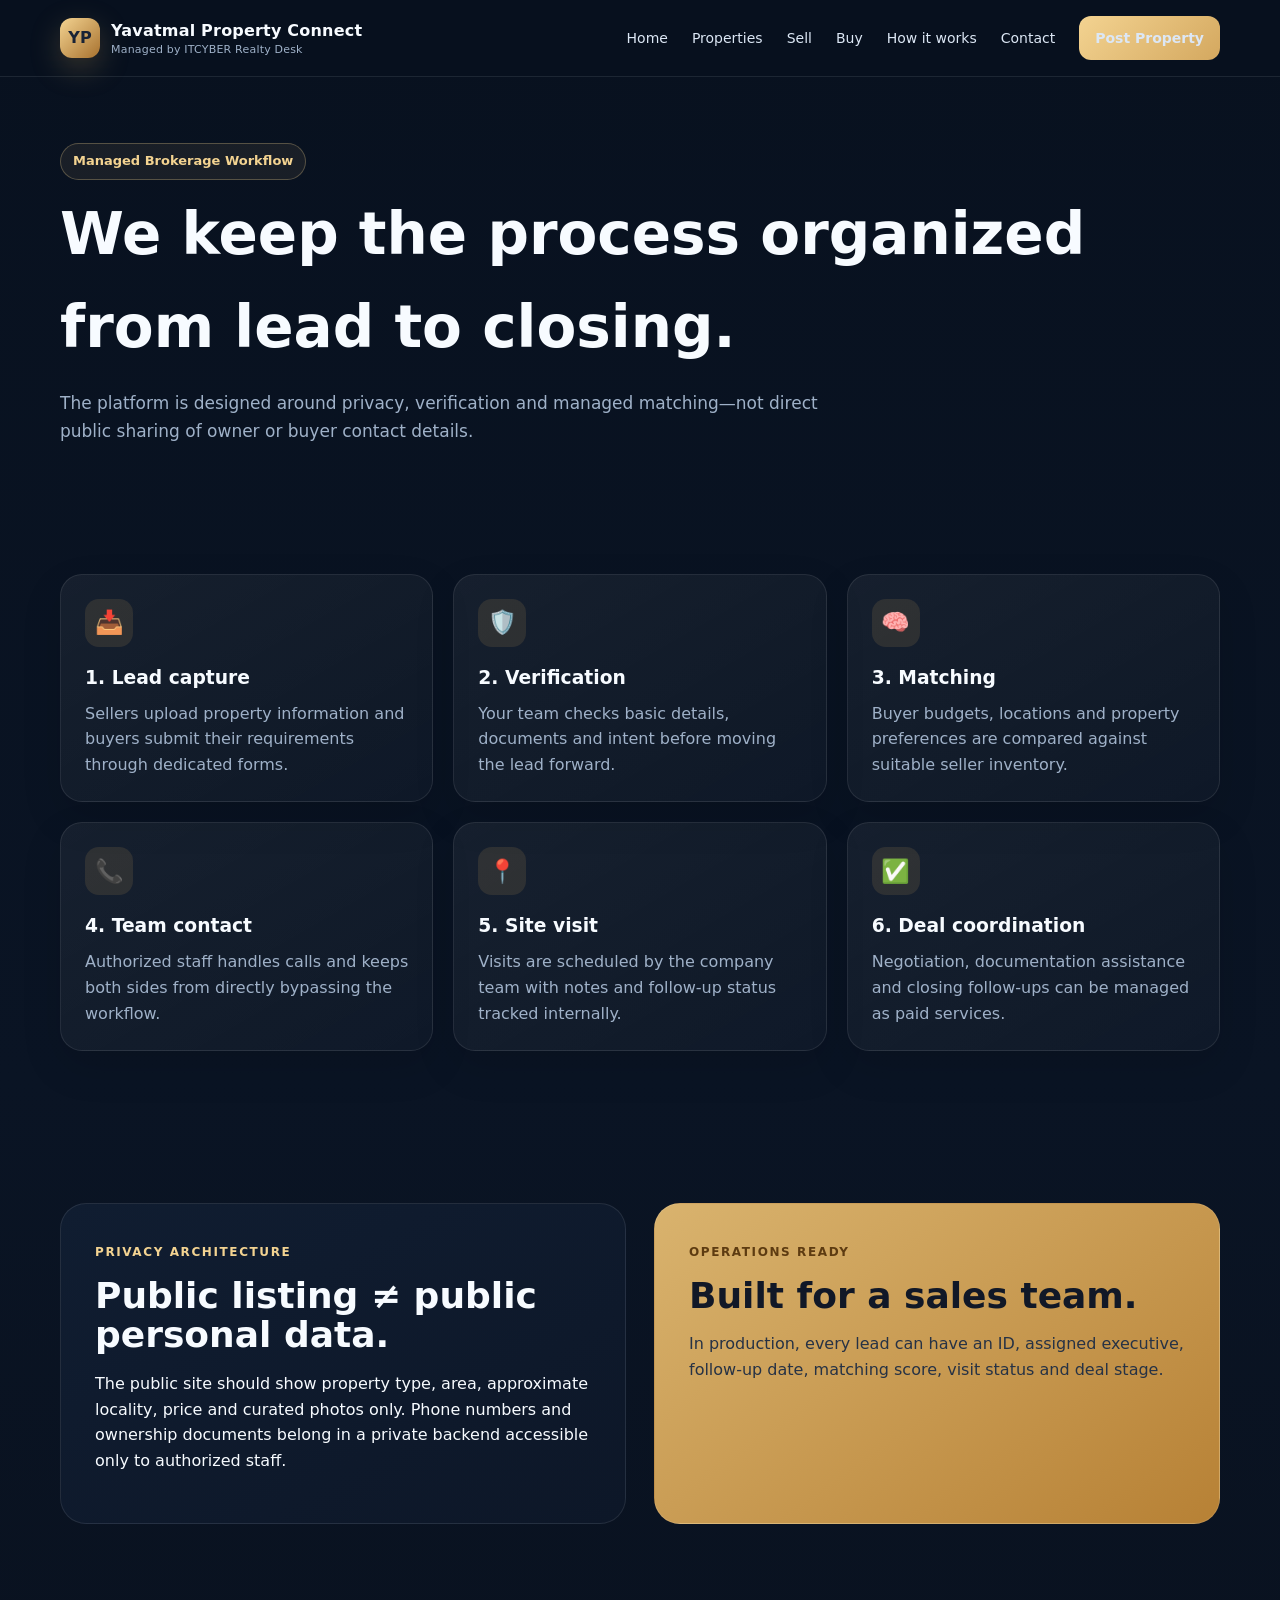
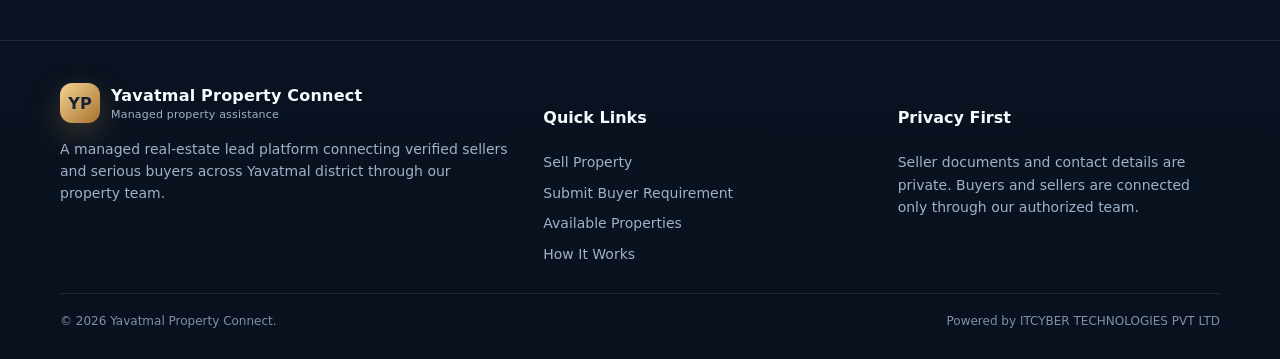
<file: about.html>
<!doctype html><html><head><meta charset="utf-8"><meta name="viewport" content="width=device-width,initial-scale=1"><title>How It Works | Yavatmal Property Connect</title><link rel="stylesheet" href="styles.css"></head><body><nav class="nav"><div class="container nav-inner"><a class="brand" href="index.html"><div class="brand-mark">YP</div><div>Yavatmal Property Connect<small>Managed by ITCYBER Realty Desk</small></div></a><button class="menu" aria-label="Menu">☰</button><div class="nav-links"><a href="index.html">Home</a><a href="properties.html">Properties</a><a href="sell.html">Sell</a><a href="buy.html">Buy</a><a href="about.html">How it works</a><a href="contact.html">Contact</a><a class="nav-cta" href="sell.html">Post Property</a></div></div></nav>
<section class="page-hero"><div class="container"><span class="eyebrow">Managed Brokerage Workflow</span><h1>We keep the process organized from lead to closing.</h1><p>The platform is designed around privacy, verification and managed matching—not direct public sharing of owner or buyer contact details.</p></div></section>
<section class="section"><div class="container grid-3"><div class="card"><div class="icon">📥</div><h3>1. Lead capture</h3><p>Sellers upload property information and buyers submit their requirements through dedicated forms.</p></div><div class="card"><div class="icon">🛡️</div><h3>2. Verification</h3><p>Your team checks basic details, documents and intent before moving the lead forward.</p></div><div class="card"><div class="icon">🧠</div><h3>3. Matching</h3><p>Buyer budgets, locations and property preferences are compared against suitable seller inventory.</p></div><div class="card"><div class="icon">📞</div><h3>4. Team contact</h3><p>Authorized staff handles calls and keeps both sides from directly bypassing the workflow.</p></div><div class="card"><div class="icon">📍</div><h3>5. Site visit</h3><p>Visits are scheduled by the company team with notes and follow-up status tracked internally.</p></div><div class="card"><div class="icon">✅</div><h3>6. Deal coordination</h3><p>Negotiation, documentation assistance and closing follow-ups can be managed as paid services.</p></div></div></section>
<section class="section"><div class="container split"><div class="panel"><span class="kicker">Privacy architecture</span><h2>Public listing ≠ public personal data.</h2><p>The public site should show property type, area, approximate locality, price and curated photos only. Phone numbers and ownership documents belong in a private backend accessible only to authorized staff.</p></div><div class="panel gold"><span class="kicker">Operations ready</span><h2>Built for a sales team.</h2><p>In production, every lead can have an ID, assigned executive, follow-up date, matching score, visit status and deal stage.</p></div></div></section><footer class="footer"><div class="container"><div class="footer-grid"><div><div class="brand"><div class="brand-mark">YP</div><div>Yavatmal Property Connect<small>Managed property assistance</small></div></div><p>A managed real-estate lead platform connecting verified sellers and serious buyers across Yavatmal district through our property team.</p></div><div><h4>Quick Links</h4><div class="footer-links"><a href="sell.html">Sell Property</a><a href="buy.html">Submit Buyer Requirement</a><a href="properties.html">Available Properties</a><a href="about.html">How It Works</a></div></div><div><h4>Privacy First</h4><p>Seller documents and contact details are private. Buyers and sellers are connected only through our authorized team.</p></div></div><div class="copyright"><span>© 2026 Yavatmal Property Connect.</span><span>Powered by ITCYBER TECHNOLOGIES PVT LTD</span></div></div></footer><script src="script.js"></script></body></html>
</file>
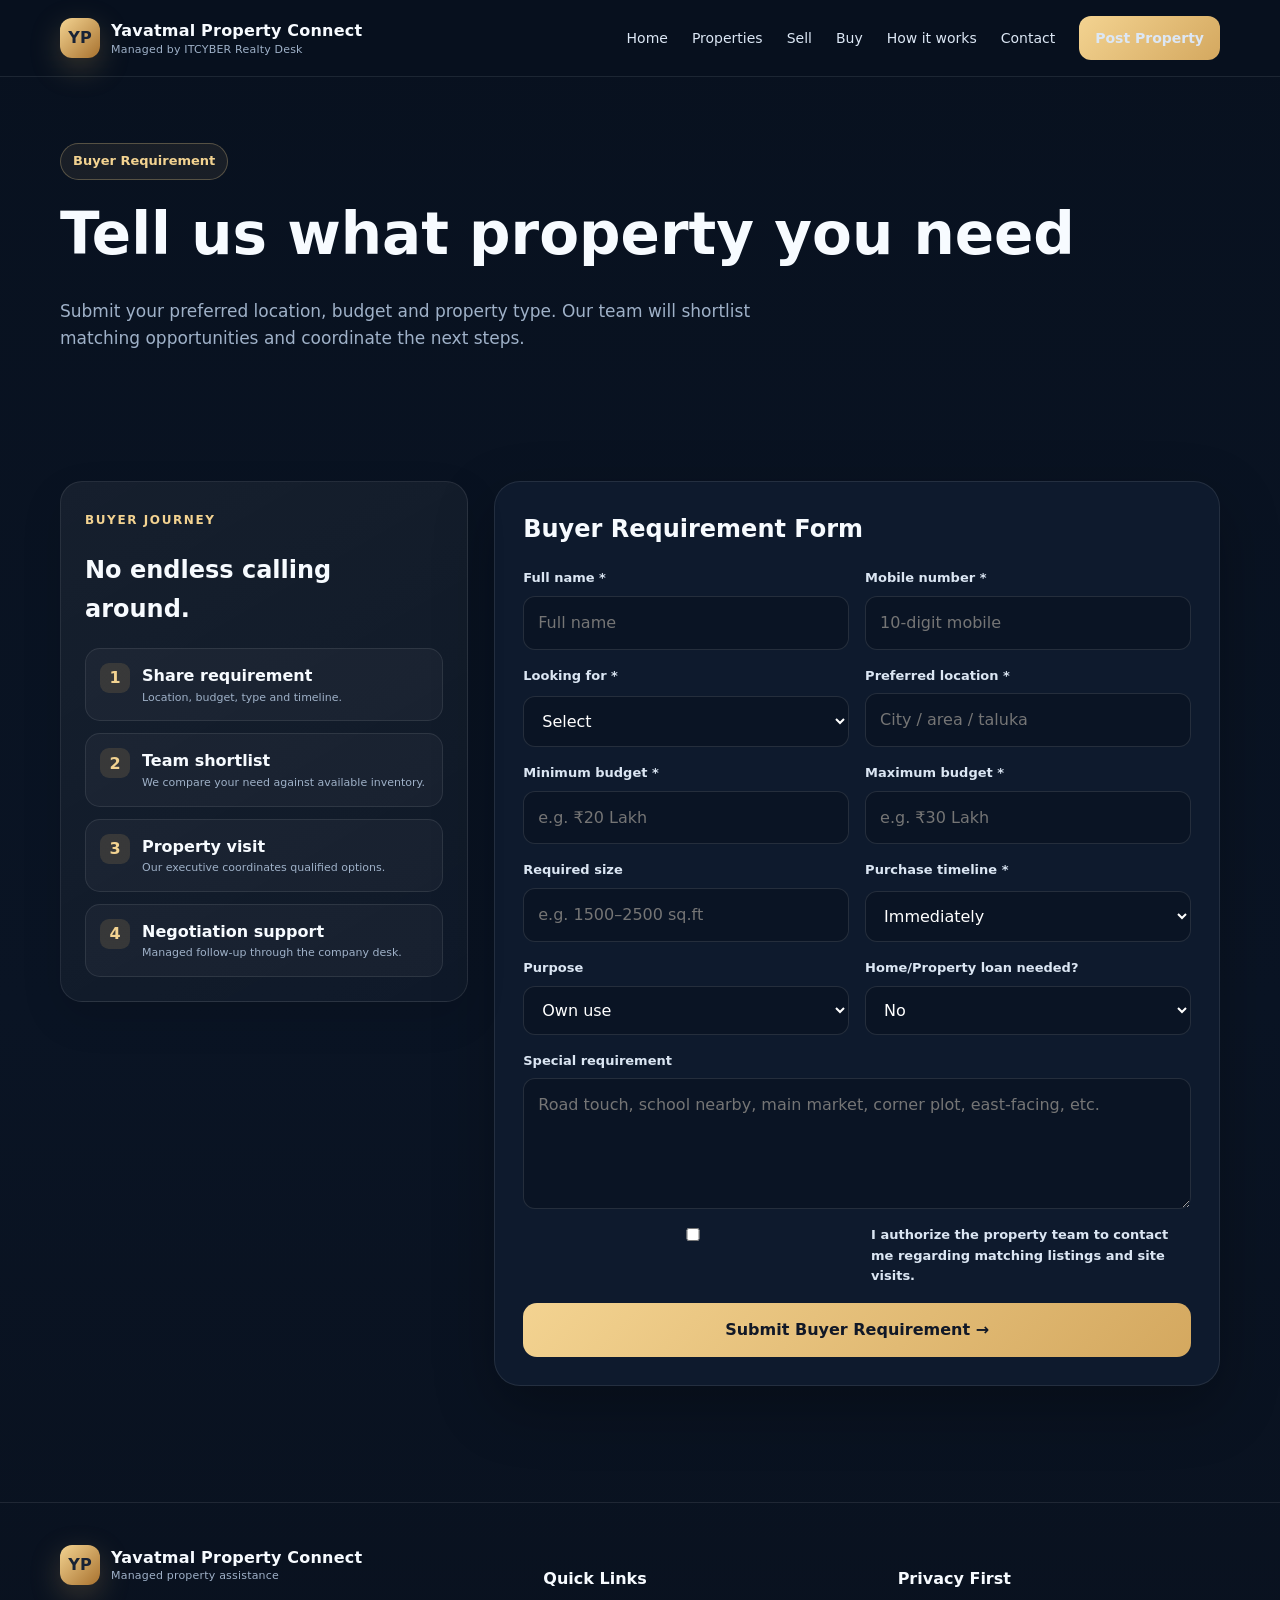
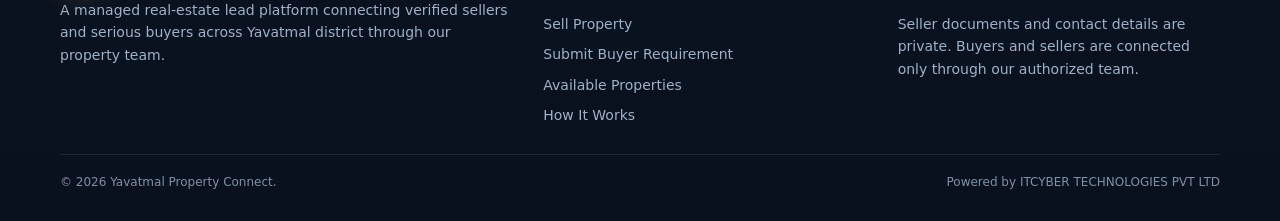
<file: buy.html>
<!doctype html><html><head><meta charset="utf-8"><meta name="viewport" content="width=device-width,initial-scale=1"><title>Buy Property | Yavatmal Property Connect</title><link rel="stylesheet" href="styles.css"></head><body><nav class="nav"><div class="container nav-inner"><a class="brand" href="index.html"><div class="brand-mark">YP</div><div>Yavatmal Property Connect<small>Managed by ITCYBER Realty Desk</small></div></a><button class="menu" aria-label="Menu">☰</button><div class="nav-links"><a href="index.html">Home</a><a href="properties.html">Properties</a><a href="sell.html">Sell</a><a href="buy.html">Buy</a><a href="about.html">How it works</a><a href="contact.html">Contact</a><a class="nav-cta" href="sell.html">Post Property</a></div></div></nav>
<section class="page-hero"><div class="container"><span class="eyebrow">Buyer Requirement</span><h1>Tell us what property you need</h1><p>Submit your preferred location, budget and property type. Our team will shortlist matching opportunities and coordinate the next steps.</p></div></section>
<section class="section"><div class="container form-wrap"><aside class="side-info"><div class="card"><span class="kicker">Buyer journey</span><h2>No endless calling around.</h2><div class="steps"><div class="step"><div class="step-num">1</div><div><b>Share requirement</b><div class="hint">Location, budget, type and timeline.</div></div></div><div class="step"><div class="step-num">2</div><div><b>Team shortlist</b><div class="hint">We compare your need against available inventory.</div></div></div><div class="step"><div class="step-num">3</div><div><b>Property visit</b><div class="hint">Our executive coordinates qualified options.</div></div></div><div class="step"><div class="step-num">4</div><div><b>Negotiation support</b><div class="hint">Managed follow-up through the company desk.</div></div></div></div></div></aside>
<div class="form-card"><h2>Buyer Requirement Form</h2><form data-store="buyer"><div class="form-grid"><div class="field"><label>Full name *</label><input name="buyer_name" required placeholder="Full name"></div><div class="field"><label>Mobile number *</label><input name="mobile" required pattern="[0-9]{10}" placeholder="10-digit mobile"></div><div class="field"><label>Looking for *</label><select name="property_type" required><option value="">Select</option><option>Residential Plot</option><option>House / Bungalow</option><option>Flat</option><option>Shop / Office</option><option>Commercial Property</option><option>Agricultural Land</option></select></div><div class="field"><label>Preferred location *</label><input name="location" required placeholder="City / area / taluka"></div><div class="field"><label>Minimum budget *</label><input name="budget_min" required placeholder="e.g. ₹20 Lakh"></div><div class="field"><label>Maximum budget *</label><input name="budget_max" required placeholder="e.g. ₹30 Lakh"></div><div class="field"><label>Required size</label><input name="size" placeholder="e.g. 1500–2500 sq.ft"></div><div class="field"><label>Purchase timeline *</label><select name="timeline" required><option>Immediately</option><option>Within 30 days</option><option>1–3 months</option><option>3–6 months</option><option>Just exploring</option></select></div><div class="field"><label>Purpose</label><select name="purpose"><option>Own use</option><option>Investment</option><option>Business</option><option>Rental income</option></select></div><div class="field"><label>Home/Property loan needed?</label><select name="loan"><option>No</option><option>Yes</option><option>Maybe</option></select></div><div class="field full"><label>Special requirement</label><textarea name="notes" rows="4" placeholder="Road touch, school nearby, main market, corner plot, east-facing, etc."></textarea></div><div class="field full"><label class="check"><input type="checkbox" required> I authorize the property team to contact me regarding matching listings and site visits.</label></div><div class="field full"><button class="btn btn-primary" type="submit">Submit Buyer Requirement →</button><div class="success"></div></div></div></form></div></div></section><footer class="footer"><div class="container"><div class="footer-grid"><div><div class="brand"><div class="brand-mark">YP</div><div>Yavatmal Property Connect<small>Managed property assistance</small></div></div><p>A managed real-estate lead platform connecting verified sellers and serious buyers across Yavatmal district through our property team.</p></div><div><h4>Quick Links</h4><div class="footer-links"><a href="sell.html">Sell Property</a><a href="buy.html">Submit Buyer Requirement</a><a href="properties.html">Available Properties</a><a href="about.html">How It Works</a></div></div><div><h4>Privacy First</h4><p>Seller documents and contact details are private. Buyers and sellers are connected only through our authorized team.</p></div></div><div class="copyright"><span>© 2026 Yavatmal Property Connect.</span><span>Powered by ITCYBER TECHNOLOGIES PVT LTD</span></div></div></footer><script src="script.js"></script></body></html>
</file>
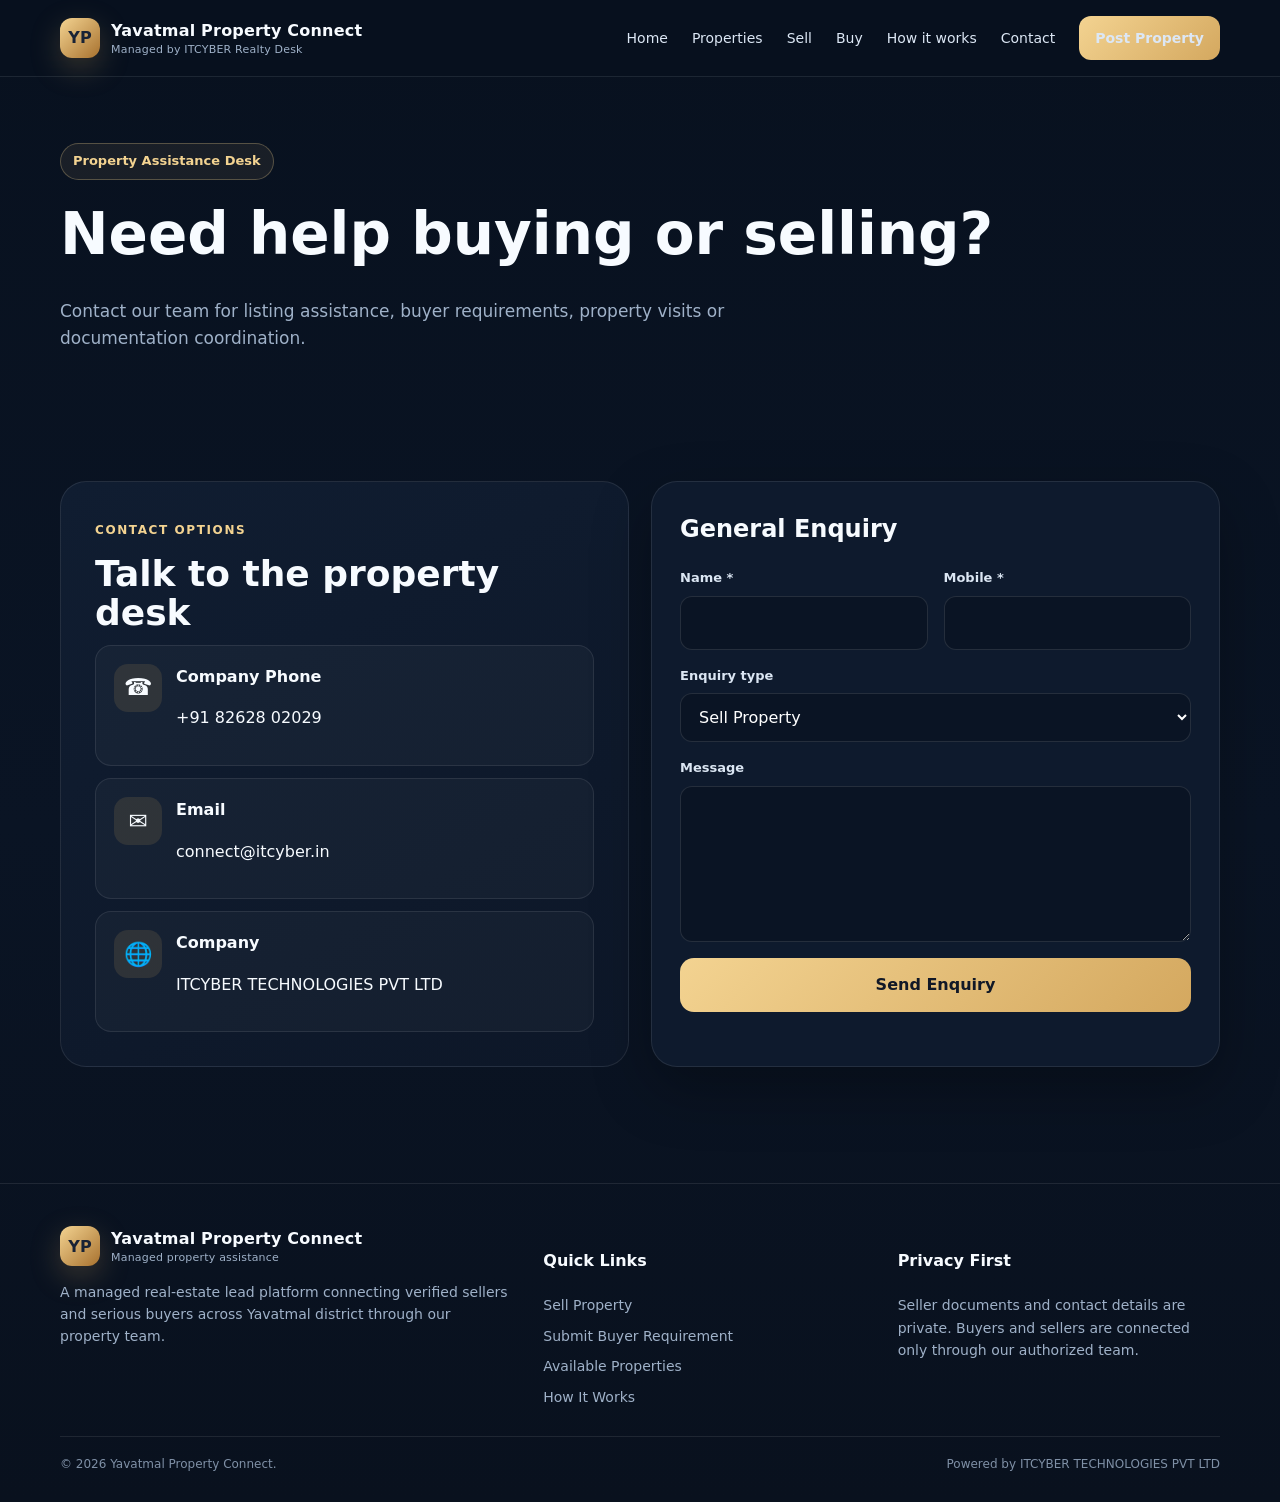
<file: contact.html>
<!doctype html><html><head><meta charset="utf-8"><meta name="viewport" content="width=device-width,initial-scale=1"><title>Contact | Yavatmal Property Connect</title><link rel="stylesheet" href="styles.css"></head><body><nav class="nav"><div class="container nav-inner"><a class="brand" href="index.html"><div class="brand-mark">YP</div><div>Yavatmal Property Connect<small>Managed by ITCYBER Realty Desk</small></div></a><button class="menu" aria-label="Menu">☰</button><div class="nav-links"><a href="index.html">Home</a><a href="properties.html">Properties</a><a href="sell.html">Sell</a><a href="buy.html">Buy</a><a href="about.html">How it works</a><a href="contact.html">Contact</a><a class="nav-cta" href="sell.html">Post Property</a></div></div></nav>
<section class="page-hero"><div class="container"><span class="eyebrow">Property Assistance Desk</span><h1>Need help buying or selling?</h1><p>Contact our team for listing assistance, buyer requirements, property visits or documentation coordination.</p></div></section>
<section class="section"><div class="container contact-grid"><div class="panel"><span class="kicker">Contact options</span><h2>Talk to the property desk</h2><div class="contact-item"><div class="icon">☎️</div><div><b>Company Phone</b><p>+91 82628 02029</p></div></div><div class="contact-item" style="margin-top:12px"><div class="icon">✉️</div><div><b>Email</b><p>connect@itcyber.in</p></div></div><div class="contact-item" style="margin-top:12px"><div class="icon">🌐</div><div><b>Company</b><p>ITCYBER TECHNOLOGIES PVT LTD</p></div></div></div><div class="form-card"><h2>General Enquiry</h2><form data-store="buyer"><div class="form-grid"><div class="field"><label>Name *</label><input required name="name"></div><div class="field"><label>Mobile *</label><input required name="mobile" pattern="[0-9]{10}"></div><div class="field full"><label>Enquiry type</label><select name="type"><option>Sell Property</option><option>Buy Property</option><option>Site Visit</option><option>Documentation</option><option>Other</option></select></div><div class="field full"><label>Message</label><textarea name="message" rows="5"></textarea></div><div class="field full"><button class="btn btn-primary">Send Enquiry</button><div class="success"></div></div></div></form></div></div></section><footer class="footer"><div class="container"><div class="footer-grid"><div><div class="brand"><div class="brand-mark">YP</div><div>Yavatmal Property Connect<small>Managed property assistance</small></div></div><p>A managed real-estate lead platform connecting verified sellers and serious buyers across Yavatmal district through our property team.</p></div><div><h4>Quick Links</h4><div class="footer-links"><a href="sell.html">Sell Property</a><a href="buy.html">Submit Buyer Requirement</a><a href="properties.html">Available Properties</a><a href="about.html">How It Works</a></div></div><div><h4>Privacy First</h4><p>Seller documents and contact details are private. Buyers and sellers are connected only through our authorized team.</p></div></div><div class="copyright"><span>© 2026 Yavatmal Property Connect.</span><span>Powered by ITCYBER TECHNOLOGIES PVT LTD</span></div></div></footer><script src="script.js"></script></body></html>
</file>
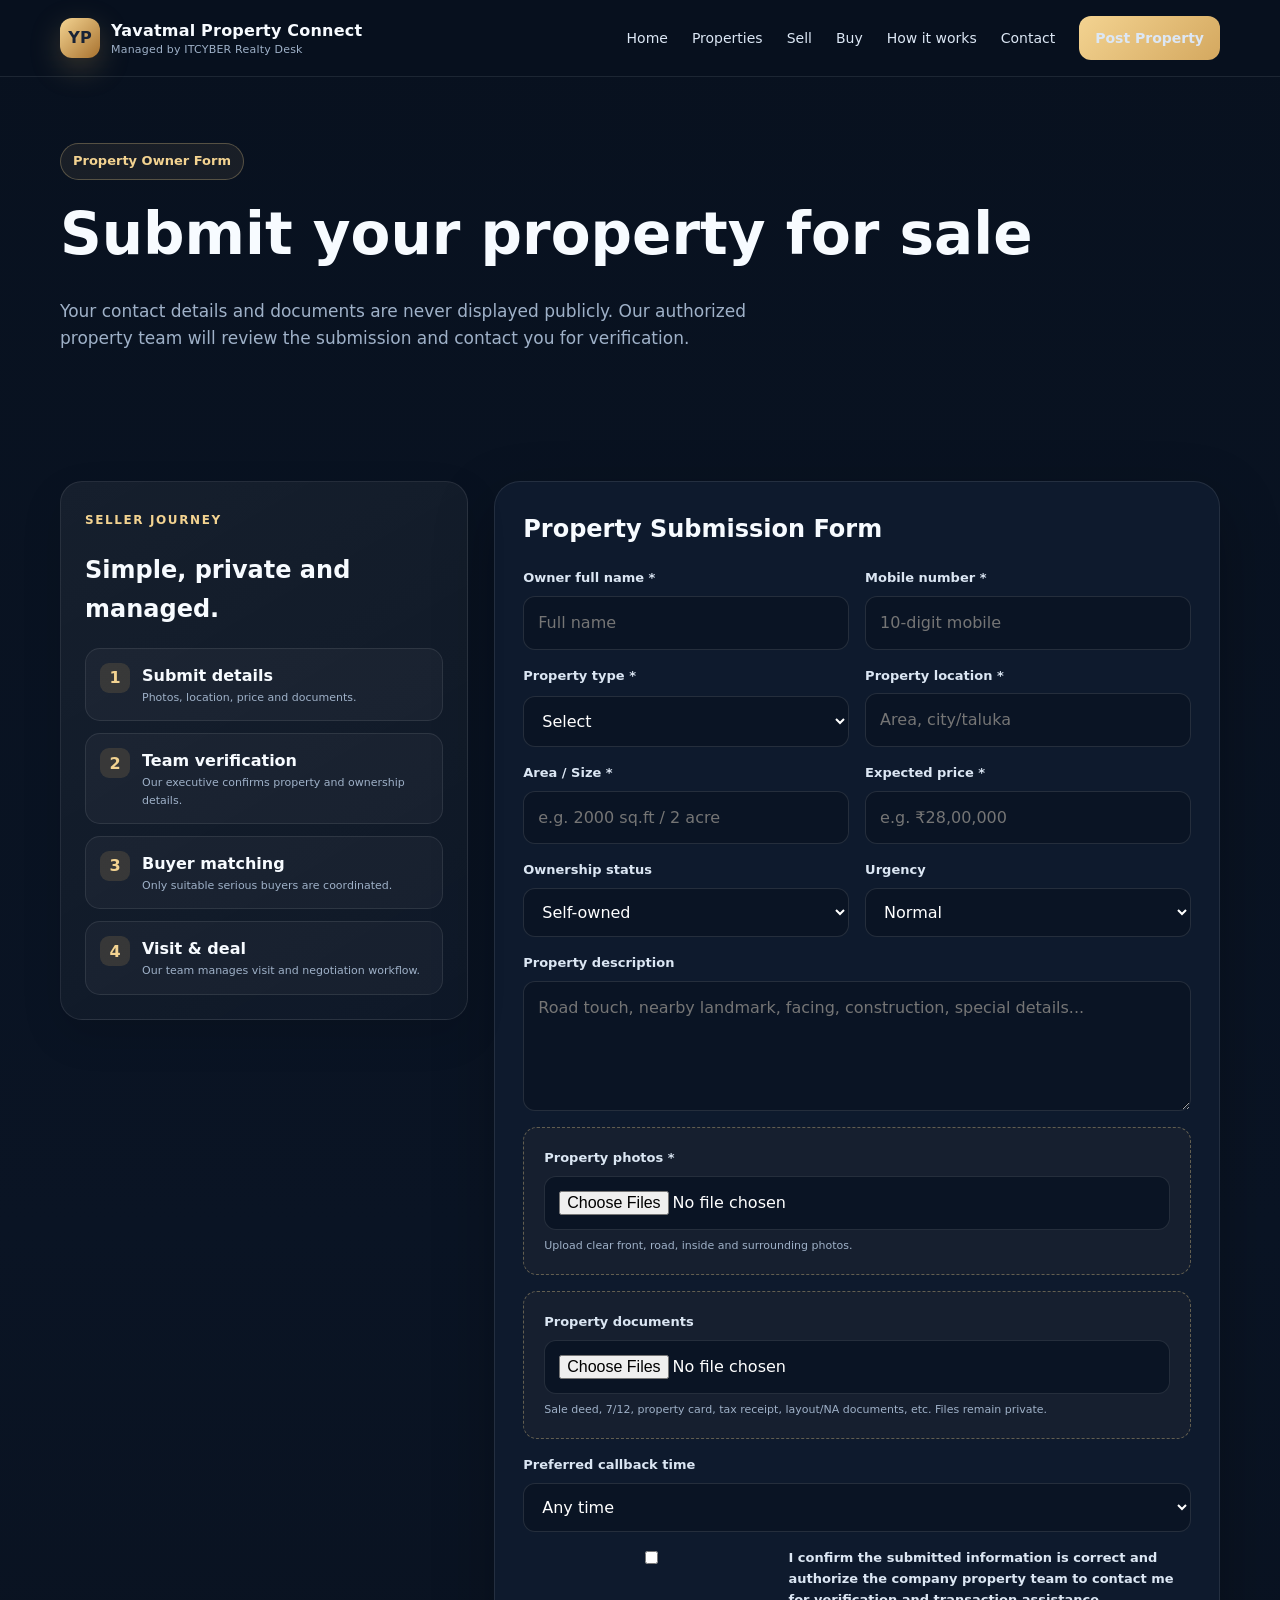
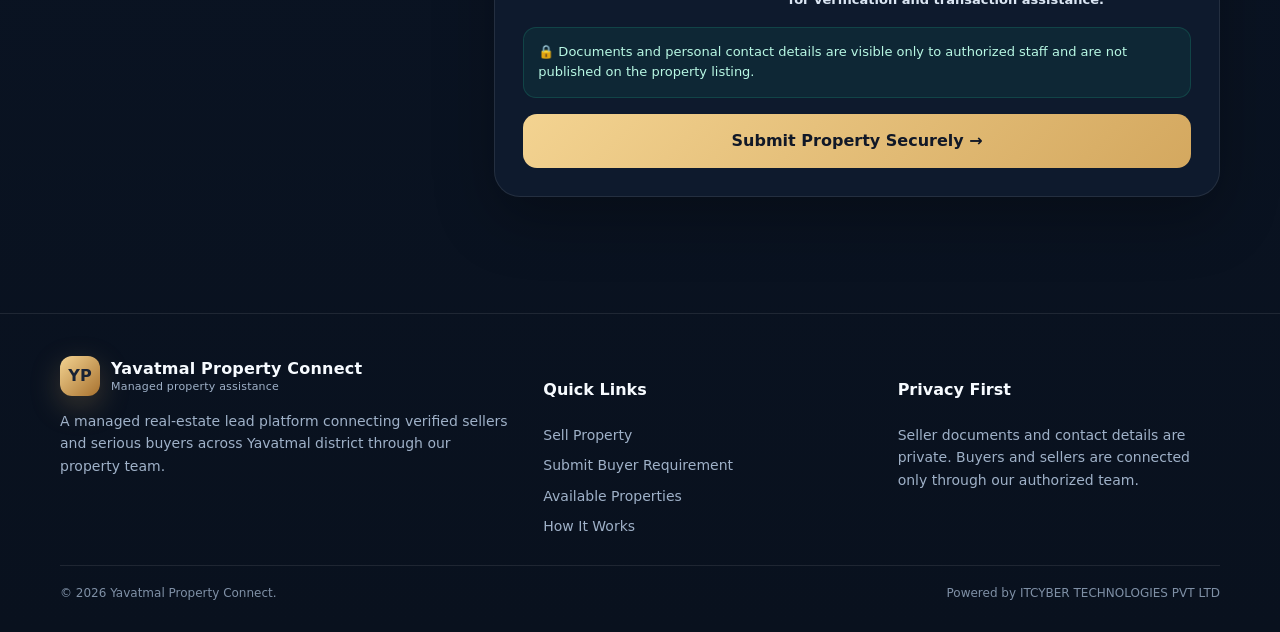
<file: sell.html>
<!doctype html><html><head><meta charset="utf-8"><meta name="viewport" content="width=device-width,initial-scale=1"><title>Sell Property | Yavatmal Property Connect</title><link rel="stylesheet" href="styles.css"></head><body><nav class="nav"><div class="container nav-inner"><a class="brand" href="index.html"><div class="brand-mark">YP</div><div>Yavatmal Property Connect<small>Managed by ITCYBER Realty Desk</small></div></a><button class="menu" aria-label="Menu">☰</button><div class="nav-links"><a href="index.html">Home</a><a href="properties.html">Properties</a><a href="sell.html">Sell</a><a href="buy.html">Buy</a><a href="about.html">How it works</a><a href="contact.html">Contact</a><a class="nav-cta" href="sell.html">Post Property</a></div></div></nav>
<section class="page-hero"><div class="container"><span class="eyebrow">Property Owner Form</span><h1>Submit your property for sale</h1><p>Your contact details and documents are never displayed publicly. Our authorized property team will review the submission and contact you for verification.</p></div></section>
<section class="section"><div class="container form-wrap"><aside class="side-info"><div class="card"><span class="kicker">Seller journey</span><h2>Simple, private and managed.</h2><div class="steps"><div class="step"><div class="step-num">1</div><div><b>Submit details</b><div class="hint">Photos, location, price and documents.</div></div></div><div class="step"><div class="step-num">2</div><div><b>Team verification</b><div class="hint">Our executive confirms property and ownership details.</div></div></div><div class="step"><div class="step-num">3</div><div><b>Buyer matching</b><div class="hint">Only suitable serious buyers are coordinated.</div></div></div><div class="step"><div class="step-num">4</div><div><b>Visit & deal</b><div class="hint">Our team manages visit and negotiation workflow.</div></div></div></div></div></aside>
<div class="form-card"><h2>Property Submission Form</h2><form data-store="seller"><div class="form-grid"><div class="field"><label>Owner full name *</label><input name="owner_name" required placeholder="Full name"></div><div class="field"><label>Mobile number *</label><input name="mobile" required pattern="[0-9]{10}" placeholder="10-digit mobile"></div><div class="field"><label>Property type *</label><select name="property_type" required><option value="">Select</option><option>Residential Plot</option><option>House / Bungalow</option><option>Flat</option><option>Shop / Office</option><option>Commercial Property</option><option>Agricultural Land</option><option>Other</option></select></div><div class="field"><label>Property location *</label><input name="location" required placeholder="Area, city/taluka"></div><div class="field"><label>Area / Size *</label><input name="area" required placeholder="e.g. 2000 sq.ft / 2 acre"></div><div class="field"><label>Expected price *</label><input name="price" required placeholder="e.g. ₹28,00,000"></div><div class="field"><label>Ownership status</label><select name="ownership"><option>Self-owned</option><option>Family-owned</option><option>Power of Attorney</option><option>Other</option></select></div><div class="field"><label>Urgency</label><select name="urgency"><option>Normal</option><option>Within 30 days</option><option>Urgent sale</option></select></div><div class="field full"><label>Property description</label><textarea name="description" rows="4" placeholder="Road touch, nearby landmark, facing, construction, special details..."></textarea></div><div class="field full upload"><label>Property photos *</label><input type="file" name="property_photos" accept="image/*" multiple required><span class="hint">Upload clear front, road, inside and surrounding photos.</span></div><div class="field full upload"><label>Property documents</label><input type="file" name="documents" accept="image/*,.pdf" multiple><span class="hint">Sale deed, 7/12, property card, tax receipt, layout/NA documents, etc. Files remain private.</span></div><div class="field full"><label>Preferred callback time</label><select name="callback"><option>Any time</option><option>9 AM – 12 PM</option><option>12 PM – 4 PM</option><option>4 PM – 8 PM</option></select></div><div class="field full"><label class="check"><input type="checkbox" required> I confirm the submitted information is correct and authorize the company property team to contact me for verification and transaction assistance.</label></div><div class="field full"><div class="notice">🔒 Documents and personal contact details are visible only to authorized staff and are not published on the property listing.</div></div><div class="field full"><button class="btn btn-primary" type="submit">Submit Property Securely →</button><div class="success"></div></div></div></form></div></div></section><footer class="footer"><div class="container"><div class="footer-grid"><div><div class="brand"><div class="brand-mark">YP</div><div>Yavatmal Property Connect<small>Managed property assistance</small></div></div><p>A managed real-estate lead platform connecting verified sellers and serious buyers across Yavatmal district through our property team.</p></div><div><h4>Quick Links</h4><div class="footer-links"><a href="sell.html">Sell Property</a><a href="buy.html">Submit Buyer Requirement</a><a href="properties.html">Available Properties</a><a href="about.html">How It Works</a></div></div><div><h4>Privacy First</h4><p>Seller documents and contact details are private. Buyers and sellers are connected only through our authorized team.</p></div></div><div class="copyright"><span>© 2026 Yavatmal Property Connect.</span><span>Powered by ITCYBER TECHNOLOGIES PVT LTD</span></div></div></footer><script src="script.js"></script></body></html>
</file>
<file: styles.css>
:root{
  --bg:#08111f;--surface:#0f1b2e;--surface2:#13233a;--text:#f7fbff;--muted:#9fb1c8;
  --gold:#d4a85f;--gold2:#f3d391;--line:rgba(255,255,255,.09);--white:#fff;--success:#20c997;
  --shadow:0 22px 60px rgba(0,0,0,.28);--radius:22px;
}
*{box-sizing:border-box} html{scroll-behavior:smooth} body{margin:0;font-family:Inter,ui-sans-serif,system-ui,-apple-system,Segoe UI,Roboto,Arial;color:var(--text);background:linear-gradient(180deg,#08111f,#0a1424 55%,#09111e);line-height:1.6}
a{color:inherit;text-decoration:none} img{max-width:100%;display:block} button,input,select,textarea{font:inherit}.container{width:min(1160px,92%);margin:auto}
.nav{position:sticky;top:0;z-index:50;background:rgba(8,17,31,.86);backdrop-filter:blur(18px);border-bottom:1px solid var(--line)}.nav-inner{height:76px;display:flex;align-items:center;justify-content:space-between;gap:24px}.brand{display:flex;align-items:center;gap:11px;font-weight:800;letter-spacing:.2px}.brand-mark{width:40px;height:40px;border-radius:12px;background:linear-gradient(135deg,var(--gold2),#a8722f);display:grid;place-items:center;color:#182235;font-weight:900;box-shadow:0 10px 30px rgba(212,168,95,.25)}.brand small{display:block;color:var(--muted);font-weight:500;font-size:11px;margin-top:-3px}.nav-links{display:flex;gap:24px;align-items:center}.nav-links a{color:#dce7f5;font-size:14px}.nav-links a:hover{color:var(--gold2)}.nav-cta{padding:11px 16px;border-radius:12px;background:linear-gradient(135deg,var(--gold2),var(--gold));color:#101827;font-weight:800}.menu{display:none;background:none;border:0;color:white;font-size:27px}
.hero{padding:88px 0 70px;position:relative;overflow:hidden}.hero:before{content:"";position:absolute;width:540px;height:540px;border-radius:50%;background:radial-gradient(circle,rgba(212,168,95,.16),transparent 66%);right:-150px;top:-100px}.hero-grid{display:grid;grid-template-columns:1.08fr .92fr;gap:50px;align-items:center}.eyebrow{display:inline-flex;align-items:center;gap:8px;padding:7px 12px;border:1px solid rgba(243,211,145,.28);background:rgba(243,211,145,.07);border-radius:999px;color:var(--gold2);font-size:13px;font-weight:700}.hero h1{font-size:clamp(42px,6vw,72px);line-height:1.04;margin:20px 0 18px;letter-spacing:-2px}.gradient-text{background:linear-gradient(90deg,#fff,var(--gold2));-webkit-background-clip:text;background-clip:text;color:transparent}.hero p{font-size:18px;color:var(--muted);max-width:680px}.hero-actions{display:flex;gap:14px;flex-wrap:wrap;margin:30px 0}.btn{display:inline-flex;align-items:center;justify-content:center;gap:8px;padding:14px 19px;border-radius:14px;border:1px solid var(--line);font-weight:800;cursor:pointer}.btn-primary{background:linear-gradient(135deg,var(--gold2),var(--gold));color:#111827;border:0}.btn-secondary{background:rgba(255,255,255,.035);color:white}.trust-row{display:flex;gap:20px;flex-wrap:wrap;color:#c7d4e4;font-size:13px}.trust-row span{display:flex;align-items:center;gap:7px}.dot{width:7px;height:7px;border-radius:50%;background:var(--success)}
.hero-card{position:relative;background:linear-gradient(145deg,rgba(255,255,255,.08),rgba(255,255,255,.025));border:1px solid var(--line);padding:18px;border-radius:28px;box-shadow:var(--shadow)}.hero-image{height:470px;border-radius:20px;background:linear-gradient(180deg,rgba(0,0,0,.08),rgba(0,0,0,.5)),url('https://images.unsplash.com/photo-1600585154340-be6161a56a0c?auto=format&fit=crop&w=1400&q=85') center/cover}.floating{position:absolute;left:-34px;bottom:35px;background:#fff;color:#152033;padding:15px 17px;border-radius:16px;box-shadow:0 18px 45px rgba(0,0,0,.3);max-width:220px}.floating b{display:block;font-size:19px}.floating small{color:#526279}
.section{padding:76px 0}.section-title{display:flex;justify-content:space-between;align-items:end;gap:24px;margin-bottom:28px}.section-title h2{font-size:clamp(30px,4vw,46px);line-height:1.1;margin:0;letter-spacing:-1.3px}.section-title p{color:var(--muted);max-width:620px;margin:0}.grid-3{display:grid;grid-template-columns:repeat(3,1fr);gap:20px}.card{background:linear-gradient(150deg,rgba(255,255,255,.055),rgba(255,255,255,.022));border:1px solid var(--line);border-radius:var(--radius);padding:24px;box-shadow:0 16px 40px rgba(0,0,0,.12)}.icon{width:48px;height:48px;border-radius:14px;background:rgba(212,168,95,.13);display:grid;place-items:center;font-size:23px;margin-bottom:16px}.card h3{margin:0 0 8px}.card p{margin:0;color:var(--muted)}
.split{display:grid;grid-template-columns:1fr 1fr;gap:28px;align-items:stretch}.panel{padding:34px;border-radius:26px;border:1px solid var(--line);background:linear-gradient(150deg,#101d31,#0d1728)}.panel.gold{background:linear-gradient(145deg,#d9b36e,#b78135);color:#111827}.panel.gold p{color:#263245}.panel h2{font-size:36px;line-height:1.1;margin:12px 0}.kicker{font-size:12px;font-weight:900;text-transform:uppercase;letter-spacing:1.6px;color:var(--gold2)}.panel.gold .kicker{color:#5d3b11}
.property-grid{display:grid;grid-template-columns:repeat(3,1fr);gap:20px}.property{overflow:hidden;padding:0}.property img{height:220px;width:100%;object-fit:cover}.property-body{padding:18px}.property-top{display:flex;justify-content:space-between;gap:12px;align-items:center}.tag{font-size:11px;font-weight:900;text-transform:uppercase;letter-spacing:1px;padding:5px 9px;border-radius:999px;background:rgba(32,201,151,.11);color:#82f1cf}.price{font-weight:900;color:var(--gold2)}.meta{display:flex;gap:14px;flex-wrap:wrap;color:var(--muted);font-size:13px;margin-top:12px}
.page-hero{padding:66px 0 36px}.page-hero h1{font-size:clamp(38px,5vw,58px);margin:8px 0}.page-hero p{max-width:760px;color:var(--muted);font-size:17px}.form-wrap{display:grid;grid-template-columns:.72fr 1.28fr;gap:26px;align-items:start}.side-info{position:sticky;top:100px}.steps{display:grid;gap:12px;margin-top:20px}.step{display:flex;gap:12px;align-items:flex-start;padding:14px;border-radius:15px;background:rgba(255,255,255,.035);border:1px solid var(--line)}.step-num{width:30px;height:30px;border-radius:9px;background:rgba(212,168,95,.16);color:var(--gold2);display:grid;place-items:center;font-weight:900;flex:0 0 auto}.form-card{background:#0e1a2d;border:1px solid var(--line);border-radius:26px;padding:28px;box-shadow:var(--shadow)}.form-card h2{margin-top:0}.form-grid{display:grid;grid-template-columns:1fr 1fr;gap:16px}.field{display:grid;gap:7px}.field.full{grid-column:1/-1}.field label{font-size:13px;color:#dbe6f3;font-weight:700}.field input,.field select,.field textarea{width:100%;padding:13px 14px;border-radius:12px;border:1px solid rgba(255,255,255,.11);background:#0a1424;color:white;outline:none}.field input:focus,.field select:focus,.field textarea:focus{border-color:rgba(243,211,145,.65);box-shadow:0 0 0 3px rgba(212,168,95,.08)}.hint{font-size:11px;color:var(--muted)}.upload{padding:20px;border:1px dashed rgba(243,211,145,.35);border-radius:14px;background:rgba(212,168,95,.04)}.check{display:flex;gap:9px;align-items:flex-start;font-size:12px;color:var(--muted)}.notice{padding:14px;border-radius:13px;background:rgba(32,201,151,.08);border:1px solid rgba(32,201,151,.18);color:#b8f8e4;font-size:13px}.success{display:none;margin-top:14px;padding:14px;border-radius:12px;background:rgba(32,201,151,.1);border:1px solid rgba(32,201,151,.3);color:#aef4de}
.stats{display:grid;grid-template-columns:repeat(4,1fr);gap:16px}.stat{text-align:center;padding:24px}.stat b{font-size:34px;color:var(--gold2);display:block}.footer{border-top:1px solid var(--line);padding:42px 0 28px;margin-top:40px}.footer-grid{display:grid;grid-template-columns:1.4fr 1fr 1fr;gap:32px}.footer p,.footer a{color:var(--muted);font-size:14px}.footer-links{display:grid;gap:8px}.copyright{margin-top:28px;padding-top:18px;border-top:1px solid var(--line);font-size:12px;color:#7f90a6;display:flex;justify-content:space-between;gap:18px;flex-wrap:wrap}
.search-box{display:grid;grid-template-columns:1.2fr 1fr 1fr auto;gap:10px;padding:14px;background:rgba(255,255,255,.045);border:1px solid var(--line);border-radius:18px;margin-top:26px}.search-box input,.search-box select{padding:13px;border-radius:12px;background:#0b1627;border:1px solid var(--line);color:white}.property-filter{display:flex;gap:10px;flex-wrap:wrap;margin-bottom:24px}.chip{padding:8px 12px;border-radius:999px;border:1px solid var(--line);color:#cfd9e7;background:rgba(255,255,255,.03);font-size:13px}
.contact-grid{display:grid;grid-template-columns:1fr 1fr;gap:22px}.contact-item{display:flex;gap:14px;padding:18px;border:1px solid var(--line);border-radius:16px;background:rgba(255,255,255,.03)}
@media(max-width:900px){.nav-links{display:none;position:absolute;top:76px;left:0;right:0;background:#0a1424;padding:18px 4%;flex-direction:column;align-items:flex-start;border-bottom:1px solid var(--line)}.nav-links.open{display:flex}.menu{display:block}.hero-grid,.split,.form-wrap,.contact-grid{grid-template-columns:1fr}.side-info{position:static}.grid-3,.property-grid{grid-template-columns:1fr 1fr}.stats{grid-template-columns:1fr 1fr}.floating{left:14px}.hero-image{height:390px}.search-box{grid-template-columns:1fr 1fr}.search-box .btn{grid-column:1/-1}.footer-grid{grid-template-columns:1fr 1fr}}
@media(max-width:620px){.hero{padding-top:55px}.hero h1{font-size:43px}.grid-3,.property-grid,.form-grid,.footer-grid{grid-template-columns:1fr}.stats{grid-template-columns:1fr 1fr}.section{padding:58px 0}.hero-image{height:330px}.section-title{align-items:flex-start;flex-direction:column}.search-box{grid-template-columns:1fr}.search-box .btn{grid-column:auto}.form-card{padding:20px}.panel{padding:26px}.nav-inner{height:70px}.page-hero{padding-top:45px}}


/* CINEMATIC-3D-V2 */
:root{--ink:#050b14;--ice:#dce9f8;--cyan:#6fe7ff}
body.cinematic-site{background:#050b14;overflow-x:hidden}
.cinematic-site::before{content:"";position:fixed;inset:0;pointer-events:none;z-index:-4;background:radial-gradient(circle at 15% 8%,rgba(59,122,165,.13),transparent 28%),radial-gradient(circle at 82% 18%,rgba(212,168,95,.12),transparent 25%),linear-gradient(#050b14,#07101d 50%,#050b14)}
.cursor-glow{position:fixed;left:0;top:0;width:420px;height:420px;border-radius:50%;pointer-events:none;z-index:0;opacity:.15;filter:blur(12px);background:radial-gradient(circle,rgba(243,211,145,.23),rgba(79,196,255,.09) 30%,transparent 66%);transform:translate3d(-50%,-50%,0)}
.cinematic-site .nav{position:fixed;left:0;right:0;background:linear-gradient(180deg,rgba(5,11,20,.88),rgba(5,11,20,.34));border-bottom-color:rgba(255,255,255,.065);transition:.35s ease}
.cinematic-site .nav.scrolled{background:rgba(5,11,20,.88);box-shadow:0 14px 45px rgba(0,0,0,.22)}
.cinema-hero{min-height:100svh;position:relative;display:flex;align-items:center;overflow:hidden;padding:120px 0 60px;isolation:isolate}
#sceneCanvas{position:absolute;inset:0;width:100%;height:100%;z-index:-3;opacity:.72}
.hero-grid-floor{position:absolute;left:-12%;right:-12%;bottom:-35%;height:70%;z-index:-2;transform:perspective(520px) rotateX(68deg);transform-origin:center top;background-image:linear-gradient(rgba(243,211,145,.085) 1px,transparent 1px),linear-gradient(90deg,rgba(111,231,255,.07) 1px,transparent 1px);background-size:64px 64px;mask-image:linear-gradient(to bottom,rgba(0,0,0,.82),transparent 72%);animation:gridTravel 11s linear infinite}
@keyframes gridTravel{to{background-position:0 64px,64px 0}}
.hero-aurora{position:absolute;border-radius:50%;filter:blur(80px);z-index:-2;pointer-events:none;opacity:.42}.hero-aurora-one{width:520px;height:520px;background:rgba(42,136,205,.2);left:-180px;top:8%;animation:aurora 9s ease-in-out infinite alternate}.hero-aurora-two{width:460px;height:460px;background:rgba(212,168,95,.18);right:-160px;top:22%;animation:aurora 11s ease-in-out infinite alternate-reverse}@keyframes aurora{to{transform:translate3d(60px,-30px,0) scale(1.12)}}
.cinema-grid{display:grid;grid-template-columns:1.02fr .98fr;gap:70px;align-items:center;position:relative;z-index:2}.cinema-copy h1{font-size:clamp(54px,6.7vw,92px);line-height:.96;letter-spacing:-4.6px;margin:20px 0 24px;max-width:850px}.cinema-copy>p{font-size:18px;color:#aabbd0;max-width:700px}.live-dot{width:8px;height:8px;border-radius:50%;background:#65e7bb;box-shadow:0 0 0 0 rgba(101,231,187,.55);animation:pulseLive 2s infinite}@keyframes pulseLive{70%{box-shadow:0 0 0 10px rgba(101,231,187,0)}100%{box-shadow:0 0 0 0 rgba(101,231,187,0)}}
.btn-glass{background:rgba(255,255,255,.045);border:1px solid rgba(255,255,255,.11);color:#f5f8fc;backdrop-filter:blur(14px);box-shadow:inset 0 1px rgba(255,255,255,.06)}
.cinema-trust{display:grid;grid-template-columns:repeat(3,1fr);max-width:660px;border-top:1px solid rgba(255,255,255,.1);margin-top:36px;padding-top:20px}.cinema-trust div{display:grid;padding-right:18px}.cinema-trust strong{font-size:14px;color:#fff}.cinema-trust span{font-size:11px;color:#75879c;text-transform:uppercase;letter-spacing:.9px}
.visual-stage{height:620px;position:relative;display:grid;place-items:center;perspective:1400px}.property-visual{width:min(440px,82%);height:520px;padding:12px;border-radius:30px;background:linear-gradient(145deg,rgba(255,255,255,.13),rgba(255,255,255,.035));border:1px solid rgba(255,255,255,.13);box-shadow:0 45px 120px rgba(0,0,0,.48),0 0 80px rgba(212,168,95,.07);backdrop-filter:blur(20px);transform-style:preserve-3d;will-change:transform;animation:visualFloat 6s ease-in-out infinite}@keyframes visualFloat{50%{transform:translateY(-12px) rotateZ(.4deg)}}.visual-image{height:430px;border-radius:21px;position:relative;overflow:hidden;background:url('https://images.unsplash.com/photo-1600585154340-be6161a56a0c?auto=format&fit=crop&w=1400&q=90') center/cover}.visual-image::after{content:"";position:absolute;inset:0;background:linear-gradient(120deg,transparent 25%,rgba(255,255,255,.15) 46%,transparent 62%);transform:translateX(-120%);animation:glassSweep 6.5s ease-in-out infinite}@keyframes glassSweep{45%,100%{transform:translateX(150%)}}.image-shade{position:absolute;inset:0;background:linear-gradient(180deg,rgba(4,9,16,.04),rgba(4,9,16,.08) 45%,rgba(4,9,16,.78));}.visual-badge,.visual-location{position:absolute;z-index:2}.visual-badge{left:18px;top:18px;padding:8px 11px;border-radius:99px;background:rgba(6,14,24,.58);border:1px solid rgba(255,255,255,.16);font-size:11px;font-weight:800;backdrop-filter:blur(10px)}.visual-location{left:18px;bottom:17px;font-weight:800}.visual-footer{height:66px;display:flex;align-items:center;justify-content:space-between;padding:8px 8px 0}.visual-footer div:first-child{display:grid}.visual-footer small{color:#70849c}.visual-footer strong{font-size:13px}.visual-arrow{width:38px;height:38px;border-radius:50%;display:grid;place-items:center;background:linear-gradient(135deg,var(--gold2),var(--gold));color:#0b1422}
.float-card{position:absolute;z-index:5;display:grid;gap:0;padding:14px 16px;min-width:130px;border:1px solid rgba(255,255,255,.13);background:rgba(9,19,32,.68);box-shadow:0 20px 50px rgba(0,0,0,.28);backdrop-filter:blur(18px);border-radius:16px;will-change:transform}.float-card span{font-size:21px;color:#fff;font-weight:900}.float-card small{font-size:10px;text-transform:uppercase;letter-spacing:.8px;color:#8fa3ba}.fc-one{left:-2%;top:17%}.fc-two{right:-3%;top:28%}.fc-three{right:5%;bottom:7%}.orbit{position:absolute;border:1px solid rgba(243,211,145,.12);border-radius:50%;pointer-events:none}.orbit-one{width:540px;height:540px;animation:spinOrbit 24s linear infinite}.orbit-two{width:640px;height:300px;border-color:rgba(111,231,255,.1);transform:rotate(-18deg);animation:spinOrbit2 28s linear infinite}@keyframes spinOrbit{to{transform:rotate(360deg)}}@keyframes spinOrbit2{to{transform:rotate(342deg)}}
.scroll-cue{position:absolute;bottom:26px;left:50%;transform:translateX(-50%);display:flex;align-items:center;gap:10px;color:#71849a;text-transform:uppercase;letter-spacing:1.5px;font-size:9px}.scroll-cue span{width:28px;height:1px;background:#7f91a6;position:relative;overflow:hidden}.scroll-cue span:after{content:"";position:absolute;inset:0;background:var(--gold2);transform:translateX(-100%);animation:scrollCue 2s infinite}@keyframes scrollCue{to{transform:translateX(100%)}}
.experience-strip{overflow:hidden;border-top:1px solid rgba(255,255,255,.06);border-bottom:1px solid rgba(255,255,255,.06);background:#07101c}.marquee{padding:16px 0;white-space:nowrap}.marquee-track{display:inline-flex;align-items:center;gap:24px;min-width:max-content;animation:marquee 30s linear infinite}.marquee-track span{font-size:11px;font-weight:900;letter-spacing:2.6px;color:#8396ad}.marquee-track i{font-style:normal;color:var(--gold2)}@keyframes marquee{to{transform:translateX(-50%)}}
.soft{color:#74889f}.process-cards{display:grid;grid-template-columns:repeat(3,1fr);gap:20px}.process-card{min-height:340px;padding:28px;border-radius:26px;border:1px solid rgba(255,255,255,.09);background:linear-gradient(150deg,rgba(255,255,255,.055),rgba(255,255,255,.016));position:relative;overflow:hidden;transform-style:preserve-3d}.process-card::before{content:"";position:absolute;width:200px;height:200px;border-radius:50%;background:radial-gradient(circle,rgba(212,168,95,.12),transparent 70%);right:-60px;top:-60px}.process-number{font-size:11px;color:#6f8299;letter-spacing:1px}.process-icon{font-size:60px;line-height:1;margin:62px 0 20px;color:var(--gold2);font-weight:200}.process-card h3{font-size:23px;margin:0 0 10px}.process-card p{color:#91a3b9;margin:0}.process-card .line{position:absolute;left:28px;right:28px;bottom:0;height:2px;background:linear-gradient(90deg,var(--gold),transparent);transform:scaleX(.15);transform-origin:left;transition:.55s ease}.process-card:hover .line{transform:scaleX(1)}
.showcase-section{position:relative}.showcase-grid{display:grid;grid-template-columns:.9fr 1.1fr;gap:80px;align-items:center}.showcase-copy h2{font-size:clamp(38px,5vw,62px);line-height:1.03;letter-spacing:-2.5px;margin:13px 0 24px}.showcase-copy>p{color:#92a4ba;max-width:590px}.feature-list{margin:30px 0;display:grid;border-top:1px solid rgba(255,255,255,.09)}.feature-list div{display:flex;gap:18px;align-items:center;padding:14px 0;border-bottom:1px solid rgba(255,255,255,.09)}.feature-list b{font-size:10px;color:var(--gold2)}.feature-list span{font-size:14px}.text-link{display:inline-flex;gap:10px;color:var(--gold2);font-weight:800}.glass-stack{height:580px;position:relative;display:grid;place-items:center;perspective:1000px}.stack-card{position:absolute;width:min(460px,84%);height:510px;border-radius:28px;border:1px solid rgba(255,255,255,.11);box-shadow:0 35px 90px rgba(0,0,0,.32)}.stack-back{transform:translate(60px,-26px) rotate(8deg);background:linear-gradient(145deg,#0e2134,#09121e)}.stack-mid{transform:translate(-50px,18px) rotate(-7deg);background:linear-gradient(145deg,#12253b,#09131f)}.stack-front{background:rgba(11,23,38,.86);backdrop-filter:blur(16px);padding:16px;transform-style:preserve-3d}.stack-image{height:320px;border-radius:18px;margin:13px 0 17px;background:url('https://images.unsplash.com/photo-1564013799919-ab600027ffc6?auto=format&fit=crop&w=1200&q=88') center/cover}.stack-top{display:flex;justify-content:space-between;align-items:center}.stack-front h3{margin:0 0 7px}.stack-action{display:flex;justify-content:space-between;border-top:1px solid rgba(255,255,255,.08);margin-top:13px;padding-top:13px;font-size:13px;color:#c7d4e4}
.property-media{position:relative;overflow:hidden}.property-media img{transition:transform .8s cubic-bezier(.2,.7,.2,1)}.property:hover .property-media img{transform:scale(1.065)}.media-index{position:absolute;right:13px;top:13px;width:34px;height:34px;display:grid;place-items:center;border-radius:50%;background:rgba(5,11,20,.64);backdrop-filter:blur(10px);font-size:10px;font-weight:900}.cinematic-properties .property{transform-style:preserve-3d;transition:border-color .3s ease}.cinematic-properties .property:hover{border-color:rgba(243,211,145,.25)}
.metric-shell{padding:45px;border-radius:30px;background:linear-gradient(120deg,rgba(255,255,255,.065),rgba(255,255,255,.018));border:1px solid rgba(255,255,255,.09);display:grid;grid-template-columns:.85fr 1.15fr;gap:45px}.metric-copy h2{font-size:38px;line-height:1.08;margin:12px 0}.metric-grid{display:grid;grid-template-columns:1fr 1fr;gap:12px}.metric{padding:20px;border-radius:18px;background:rgba(0,0,0,.16);border:1px solid rgba(255,255,255,.055);display:grid}.metric strong{font-size:29px;color:var(--gold2)}.metric span{font-size:11px;text-transform:uppercase;letter-spacing:.8px;color:#7f93aa}
.final-cta{padding-bottom:95px}.cta-shell{position:relative;overflow:hidden;text-align:center;padding:80px 24px;border-radius:34px;border:1px solid rgba(243,211,145,.17);background:linear-gradient(150deg,rgba(212,168,95,.08),rgba(255,255,255,.025));box-shadow:inset 0 1px rgba(255,255,255,.05)}.cta-shell h2{font-size:clamp(42px,6vw,76px);line-height:1;margin:14px 0}.cta-shell p{color:#91a5bb;max-width:660px;margin:0 auto}.cta-shell .hero-actions{justify-content:center}.cta-light{position:absolute;width:600px;height:250px;left:50%;top:-180px;transform:translateX(-50%);background:rgba(243,211,145,.13);filter:blur(80px);border-radius:50%}
.reveal{opacity:0;transform:translateY(34px) scale(.985);transition:opacity .85s cubic-bezier(.2,.65,.3,1),transform .85s cubic-bezier(.2,.65,.3,1)}.reveal.is-visible{opacity:1;transform:none}
.tilt{will-change:transform;transition:transform .18s ease-out}
.magnetic{transition:transform .22s ease,box-shadow .22s ease}.magnetic:hover{box-shadow:0 14px 45px rgba(212,168,95,.18)}
@media(max-width:1050px){.cinema-grid{grid-template-columns:1fr;gap:10px}.cinema-copy{padding-top:40px}.cinema-copy h1{max-width:900px}.visual-stage{height:560px}.showcase-grid{gap:35px}.fc-one{left:5%}.fc-two{right:5%}}
@media(max-width:900px){.cinematic-site .nav{position:fixed}.cinema-hero{padding-top:110px}.cinema-copy h1{letter-spacing:-3px}.visual-stage{height:520px}.showcase-grid,.metric-shell{grid-template-columns:1fr}.process-cards{grid-template-columns:1fr}.process-card{min-height:260px}.process-icon{margin-top:38px}.glass-stack{height:540px}.cursor-glow{display:none}.float-card{transform:none!important}}
@media(max-width:620px){.cinema-hero{min-height:auto;padding:120px 0 45px}.cinema-copy h1{font-size:49px;letter-spacing:-2.8px}.cinema-copy>p{font-size:15px}.cinema-trust{grid-template-columns:1fr 1fr;gap:14px}.visual-stage{height:480px}.property-visual{height:410px;width:88%}.visual-image{height:326px}.float-card{padding:10px 12px;min-width:105px}.fc-one{left:0;top:13%}.fc-two{right:0;top:27%}.fc-three{right:3%;bottom:5%}.orbit-one{width:400px;height:400px}.orbit-two{width:430px;height:210px}.scroll-cue{display:none}.showcase-copy h2{letter-spacing:-1.7px}.glass-stack{height:480px}.stack-card{height:430px;width:86%}.stack-image{height:250px}.stack-back{transform:translate(22px,-18px) rotate(5deg)}.stack-mid{transform:translate(-20px,15px) rotate(-5deg)}.metric-shell{padding:24px}.metric-grid{grid-template-columns:1fr 1fr}.metric strong{font-size:22px}.cta-shell{padding:58px 18px}.experience-strip{margin-top:0}}
@media(prefers-reduced-motion:reduce){*,*::before,*::after{animation-duration:.01ms!important;animation-iteration-count:1!important;scroll-behavior:auto!important}.reveal{opacity:1;transform:none}.tilt{transform:none!important}}
</file>
